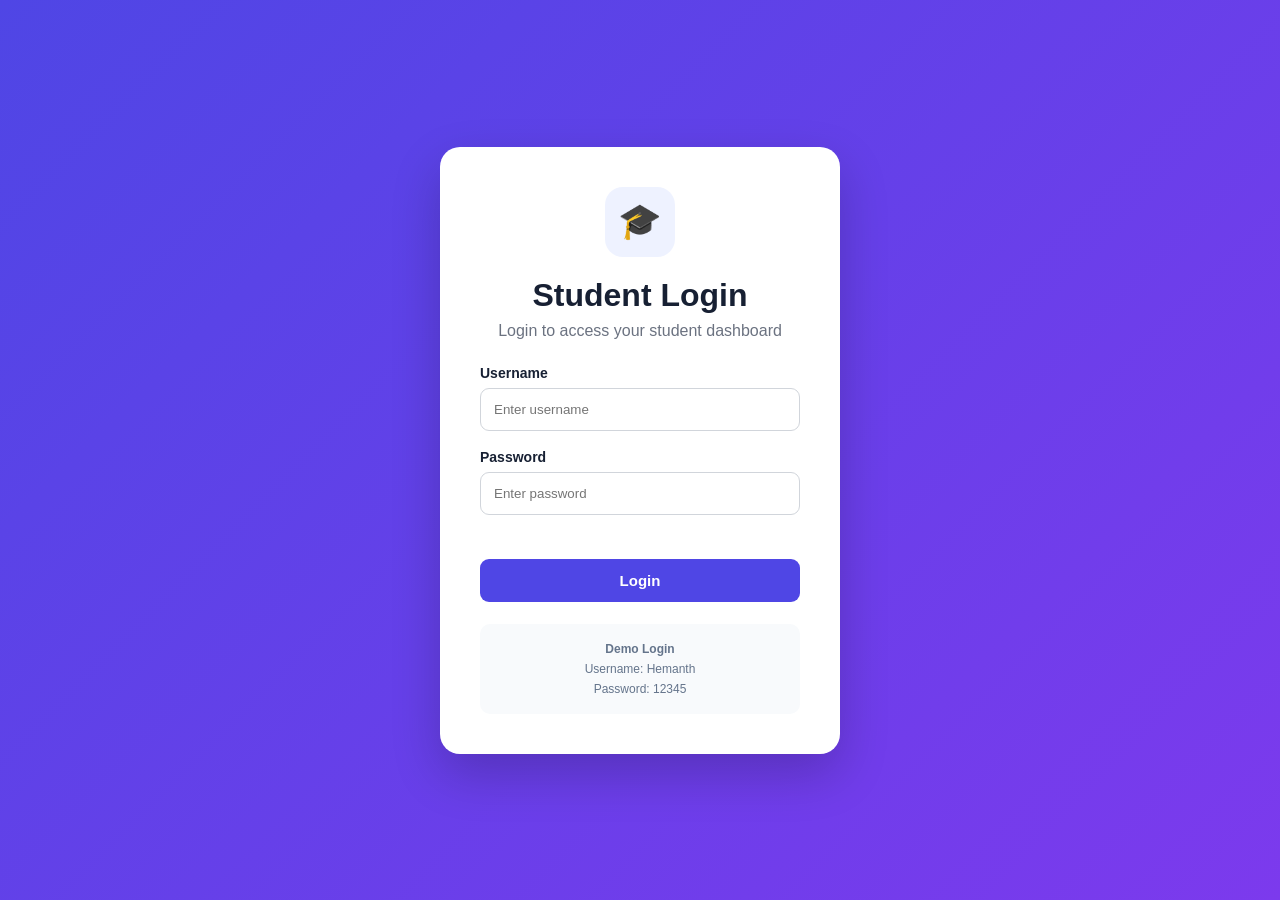
<file: index.html>
<!DOCTYPE html>
<html lang="en">
<head>
    <meta charset="UTF-8">
    <meta name="viewport" content="width=device-width, initial-scale=1.0">
    <title>Student Login</title>
    <link rel="stylesheet" href="style.css">
</head>

<body class="login-body">

<div class="login-container">

    <div class="login-card">

        <div class="login-icon">🎓</div>

        <h1>Student Login</h1>
        <p>Login to access your student dashboard</p>

        <form onsubmit="login(event)">

            <label>Username</label>
            <input
                type="text"
                id="username"
                placeholder="Enter username"
                required
            >

            <label>Password</label>
            <input
                type="password"
                id="password"
                placeholder="Enter password"
                required
            >

            <p id="loginError" class="login-error"></p>

            <button type="submit" class="login-button">
                Login
            </button>

        </form>
        <div class="demo-login">
            <b>Demo Login</b><br>
            Username: Hemanth<br>
            Password: 12345
        </div>

    </div>

</div>

<script src="script.js"></script>

</body>
</html>
</file>
<file: style.css>
* {
    margin: 0;
    padding: 0;
    box-sizing: border-box;
}

body {
    font-family: Arial, sans-serif;
    background: #f5f7fb;
    color: #172033;
}

button,
input,
select {
    font-family: inherit;
}

button {
    cursor: pointer;
}


/* LOGIN */

.login-body {
    min-height: 100vh;

    display: flex;
    justify-content: center;
    align-items: center;

    background:
        linear-gradient(
            135deg,
            #4f46e5,
            #7c3aed
        );
}

.login-container {
    width: 100%;
    padding: 20px;

    display: flex;
    justify-content: center;
}

.login-card {
    width: 400px;

    background: white;

    padding: 40px;

    border-radius: 20px;

    box-shadow:
        0 20px 50px
        rgba(0, 0, 0, 0.2);
}

.login-icon {
    width: 70px;
    height: 70px;

    margin: auto;
    margin-bottom: 20px;

    display: flex;
    align-items: center;
    justify-content: center;

    background: #eef2ff;

    border-radius: 18px;

    font-size: 35px;
}

.login-card h1 {
    text-align: center;
    margin-bottom: 8px;
}

.login-card > p {
    text-align: center;
    color: #6b7280;

    margin-bottom: 25px;
}

.login-card label {
    display: block;

    font-weight: bold;
    font-size: 14px;

    margin-bottom: 7px;
}

.login-card input {
    width: 100%;

    padding: 13px;

    margin-bottom: 18px;

    border:
        1px solid #d1d5db;

    border-radius: 9px;

    outline: none;
}

.login-card input:focus {
    border-color: #4f46e5;

    box-shadow:
        0 0 0 3px #eef2ff;
}

.login-button {
    width: 100%;

    border: none;

    padding: 13px;

    border-radius: 9px;

    background: #4f46e5;

    color: white;

    font-weight: bold;

    font-size: 15px;
}

.login-button:hover {
    background: #4338ca;
}

.login-error {
    color: #dc2626;

    text-align: center;

    font-size: 13px;

    min-height: 18px;

    margin-bottom: 8px;
}

.demo-login {
    margin-top: 22px;

    padding: 15px;

    background: #f8fafc;

    border-radius: 10px;

    text-align: center;

    color: #64748b;

    font-size: 12px;

    line-height: 20px;
}


/* DASHBOARD LAYOUT */

.dashboard-layout {
    min-height: 100vh;

    display: flex;
}


/* SIDEBAR */

.sidebar {
    width: 250px;

    position: fixed;

    left: 0;
    top: 0;
    bottom: 0;

    background: black;

    color: white;

    padding: 25px 15px;

    display: flex;
    flex-direction: column;
}

.brand {
    display: flex;

    align-items: center;

    gap: 12px;

    padding: 5px 10px 35px;
}

.brand-icon {
    width: 45px;
    height: 45px;

    display: flex;
    justify-content: center;
    align-items: center;

    background: #4f46e5;

    border-radius: 12px;

    font-size: 22px;
}

.brand h2 {
    font-size: 19px;
}

.brand small {
    color: #9ca3af;

    font-size: 11px;
}

.sidebar nav {
    display: flex;

    flex-direction: column;

    gap: 8px;
}

.menu {
    width: 100%;

    border: none;

    background: transparent;

    color: #9ca3af;

    padding: 14px;

    border-radius: 9px;

    text-align: left;

    display: flex;

    gap: 13px;

    align-items: center;

    font-size: 14px;
}

.menu:hover {
    background: #1f2937;

    color: white;
}

.menu.active {
    background: #4f46e5;

    color: white;
}

.logout {
    margin-top: auto;

    width: 100%;

    border: none;

    background: #7f1d1d;

    color: white;

    padding: 13px;

    border-radius: 9px;
}


/* MAIN */

.main-content {
    margin-left: 250px;

    width:
        calc(100% - 250px);

    padding: 25px 35px;
}


/* TOPBAR */

.topbar {
    display: flex;

    justify-content: space-between;

    align-items: center;

    margin-bottom: 28px;
}

.topbar h1 {
    font-size: 27px;
}

.topbar p {
    color: #6b7280;

    font-size: 13px;

    margin-top: 5px;
}

.user-box {
    display: flex;

    align-items: center;

    gap: 10px;
}

.user-avatar {
    width: 40px;
    height: 40px;

    display: flex;
    justify-content: center;
    align-items: center;

    background: #4f46e5;

    color: white;

    border-radius: 50%;
}

.user-box small {
    display: block;

    color: #6b7280;

    margin-top: 3px;
}


/* PAGES */

.page {
    display: none;
}

.active-page {
    display: block;
}


/* WELCOME */

.welcome {
    padding: 30px;

    border-radius: 18px;

    color: white;

    background:
        linear-gradient(
            135deg,
            #4f46e5,
            #7c3aed
        );

    display: flex;

    justify-content: space-between;

    align-items: center;

    margin-bottom: 25px;
}

.welcome span {
    font-size: 11px;

    letter-spacing: 1px;
}

.welcome h2 {
    margin: 8px 0;

    font-size: 25px;
}

.welcome p {
    opacity: 0.85;

    font-size: 14px;
}

.welcome-icon {
    font-size: 65px;
}


/* STATS */

.stats {
    display: grid;

    grid-template-columns:
        repeat(4, 1fr);

    gap: 18px;

    margin-bottom: 28px;
}

.stat-card {
    background: white;

    border:
        1px solid #e5e7eb;

    border-radius: 14px;

    padding: 20px;

    display: flex;

    align-items: center;

    gap: 15px;
}

.stat-icon {
    width: 50px;
    height: 50px;

    background: #eef2ff;

    border-radius: 12px;

    display: flex;

    justify-content: center;

    align-items: center;

    font-size: 22px;
}

.stat-card p {
    color: #6b7280;

    font-size: 12px;

    margin-bottom: 5px;
}

.stat-card h2 {
    font-size: 25px;
}


/* QUICK ACCESS */

.section-title {
    margin-bottom: 15px;

    font-size: 20px;
}

.quick-grid {
    display: grid;

    grid-template-columns:
        repeat(4, 1fr);

    gap: 18px;

    margin-bottom: 25px;
}

.quick-card {
    background: white;

    border:
        1px solid #e5e7eb;

    padding: 22px;

    border-radius: 14px;

    cursor: pointer;

    transition: 0.2s;
}

.quick-card:hover {
    transform: translateY(-4px);

    border-color: #4f46e5;

    box-shadow:
        0 10px 25px
        rgba(79, 70, 229, 0.12);
}

.quick-icon {
    font-size: 30px;

    margin-bottom: 12px;
}

.quick-card h3 {
    margin-bottom: 7px;
}

.quick-card p {
    color: #6b7280;

    font-size: 13px;

    margin-bottom: 12px;
}

.quick-card span {
    color: #4f46e5;

    font-size: 12px;

    font-weight: bold;
}


/* CONTENT GRID */

.content-grid {
    display: grid;

    grid-template-columns:
        1.5fr 1fr;

    gap: 20px;
}

.panel {
    background: white;

    padding: 22px;

    border:
        1px solid #e5e7eb;

    border-radius: 15px;
}

.panel h3 {
    font-size: 17px;
}

.muted {
    color: #6b7280;

    font-size: 12px;

    margin: 5px 0 20px;
}


/* DEPARTMENT */

.department-item {
    margin-bottom: 18px;
}

.department-info {
    display: flex;

    justify-content: space-between;

    margin-bottom: 7px;

    font-size: 13px;
}

.progress {
    height: 9px;

    background: #eef0f5;

    border-radius: 20px;

    overflow: hidden;
}

.progress-bar {
    height: 100%;

    background: #4f46e5;

    border-radius: 20px;
}


/* YEAR */

.year-row {
    display: flex;

    justify-content: space-between;

    padding: 14px 0;

    border-bottom:
        1px solid #eee;
}

.year-count {
    color: #4f46e5;

    font-weight: bold;
}


/* PAGE HEADING */

.page-heading {
    display: flex;

    justify-content: space-between;

    align-items: center;

    margin-bottom: 20px;
}

.page-heading h2 {
    font-size: 22px;
}

.page-heading p {
    color: #6b7280;

    font-size: 13px;

    margin-top: 5px;
}


/* BUTTONS */

.primary-button {
    background: #4f46e5;

    color: white;

    border: none;

    padding: 12px 18px;

    border-radius: 8px;

    font-weight: bold;
}

.primary-button:hover {
    background: #4338ca;
}

.secondary-button {
    background: #f1f5f9;

    border: none;

    padding: 12px 18px;

    border-radius: 8px;
}


/* TOOLBAR */

.toolbar {
    background: white;

    padding: 15px;

    border:
        1px solid #e5e7eb;

    border-radius: 12px;

    display: flex;

    gap: 10px;

    margin-bottom: 18px;
}

.toolbar input,
.toolbar select {
    padding: 11px;

    border:
        1px solid #d8dde6;

    border-radius: 8px;

    outline: none;
}

.toolbar input {
    flex: 1;
}

.toolbar select {
    background: white;
}


/* TABLE */

.table-box {
    background: white;

    border:
        1px solid #e5e7eb;

    border-radius: 14px;

    overflow-x: auto;
}

table {
    width: 100%;

    min-width: 1000px;

    border-collapse: collapse;
}

th {
    background: #f8fafc;

    color: #64748b;

    text-align: left;

    padding: 15px;

    font-size: 12px;
}

td {
    padding: 14px 15px;

    border-top:
        1px solid #edf0f4;

    font-size: 13px;
}

td:first-child {
    color: #4f46e5;

    font-weight: bold;
}

.badge {
    background: #eef2ff;

    color: #4f46e5;

    padding: 5px 9px;

    border-radius: 20px;

    font-size: 11px;

    font-weight: bold;
}

.action-buttons {
    display: flex;

    gap: 5px;
}

.edit-button,
.delete-button {
    border: none;

    padding: 7px 9px;

    border-radius: 6px;
}

.edit-button {
    background: #e0e7ff;

    color: #4338ca;
}

.delete-button {
    background: #fee2e2;

    color: #dc2626;
}

.empty {
    text-align: center;

    padding: 50px;

    color: #6b7280;

    display: none;
}


/* FORM */

.form-card {
    background: white;

    max-width: 900px;

    padding: 30px;

    border:
        1px solid #e5e7eb;

    border-radius: 15px;
}

.form-grid {
    display: grid;

    grid-template-columns:
        repeat(2, 1fr);

    gap: 20px;
}

.form-grid label {
    display: block;

    font-size: 13px;

    font-weight: bold;

    margin-bottom: 7px;
}

.form-grid input,
.form-grid select {
    width: 100%;

    padding: 12px;

    border:
        1px solid #d8dde6;

    border-radius: 8px;

    outline: none;

    background: white;
}

.form-grid input:focus,
.form-grid select:focus {
    border-color: #4f46e5;
}

.error {
    color: #dc2626;

    display: block;

    min-height: 15px;

    font-size: 11px;

    margin-top: 4px;
}

.form-buttons {
    display: flex;

    justify-content: flex-end;

    gap: 10px;

    margin-top: 25px;
}


/* PROFILE */

.profile-card {
    max-width: 600px;

    background: white;

    padding: 35px;

    border-radius: 15px;

    text-align: center;

    border:
        1px solid #e5e7eb;
}

.big-avatar {
    width: 90px;
    height: 90px;

    margin: auto;

    display: flex;

    justify-content: center;
    align-items: center;

    background: #4f46e5;

    color: white;

    border-radius: 50%;

    font-size: 35px;

    font-weight: bold;
}

.profile-card > p {
    color: #6b7280;

    margin: 7px 0 25px;
}

.profile-details {
    text-align: left;
}

.profile-details div {
    display: flex;

    justify-content: space-between;

    padding: 15px 0;

    border-bottom:
        1px solid #eee;
}

.profile-details span {
    color: #64748b;
}

.status {
    color: #16a34a !important;
}


/* SETTINGS */

.settings-card {
    background: white;

    max-width: 800px;

    padding: 10px 25px;

    border-radius: 15px;

    border:
        1px solid #e5e7eb;
}

.setting {
    padding: 20px 0;

    display: flex;

    justify-content: space-between;

    align-items: center;

    border-bottom:
        1px solid #eee;
}

.setting:last-child {
    border-bottom: none;
}

.setting p {
    color: #6b7280;

    font-size: 13px;

    margin-top: 5px;
}

.setting > span {
    color: #16a34a;
}

.logout-small {
    background: #fee2e2;

    color: #dc2626;

    border: none;

    padding: 9px 15px;

    border-radius: 7px;
}


/* TOAST */

.toast {
    position: fixed;

    right: 25px;

    bottom: 25px;

    background: #111827;

    color: white;

    padding: 14px 20px;

    border-radius: 8px;

    opacity: 0;

    transform: translateY(100px);

    transition: 0.3s;
}

.toast.show {
    opacity: 1;

    transform: translateY(0);
}


/* RESPONSIVE */

@media(max-width:1100px) {

    .stats,
    .quick-grid {
        grid-template-columns:
            repeat(2, 1fr);
    }

    .content-grid {
        grid-template-columns: 1fr;
    }

}

@media(max-width:768px) {

    .sidebar {
        width: 70px;
    }

    .brand div:not(.brand-icon),
    .menu span {
        display: none;
    }

    .menu {
        justify-content: center;
    }

    .main-content {
        margin-left: 70px;

        width:
            calc(100% - 70px);

        padding: 20px;
    }

    .form-grid {
        grid-template-columns: 1fr;
    }

    .toolbar {
        flex-wrap: wrap;
    }

    .toolbar input,
    .toolbar select {
        width: 100%;
    }

}

@media(max-width:500px) {

    .stats,
    .quick-grid {
        grid-template-columns: 1fr;
    }

    .topbar {
        align-items: flex-start;
    }

    .user-box {
        display: none;
    }

    .welcome-icon {
        display: none;
    }

    .welcome {
        padding: 22px;
    }

}
</file>
